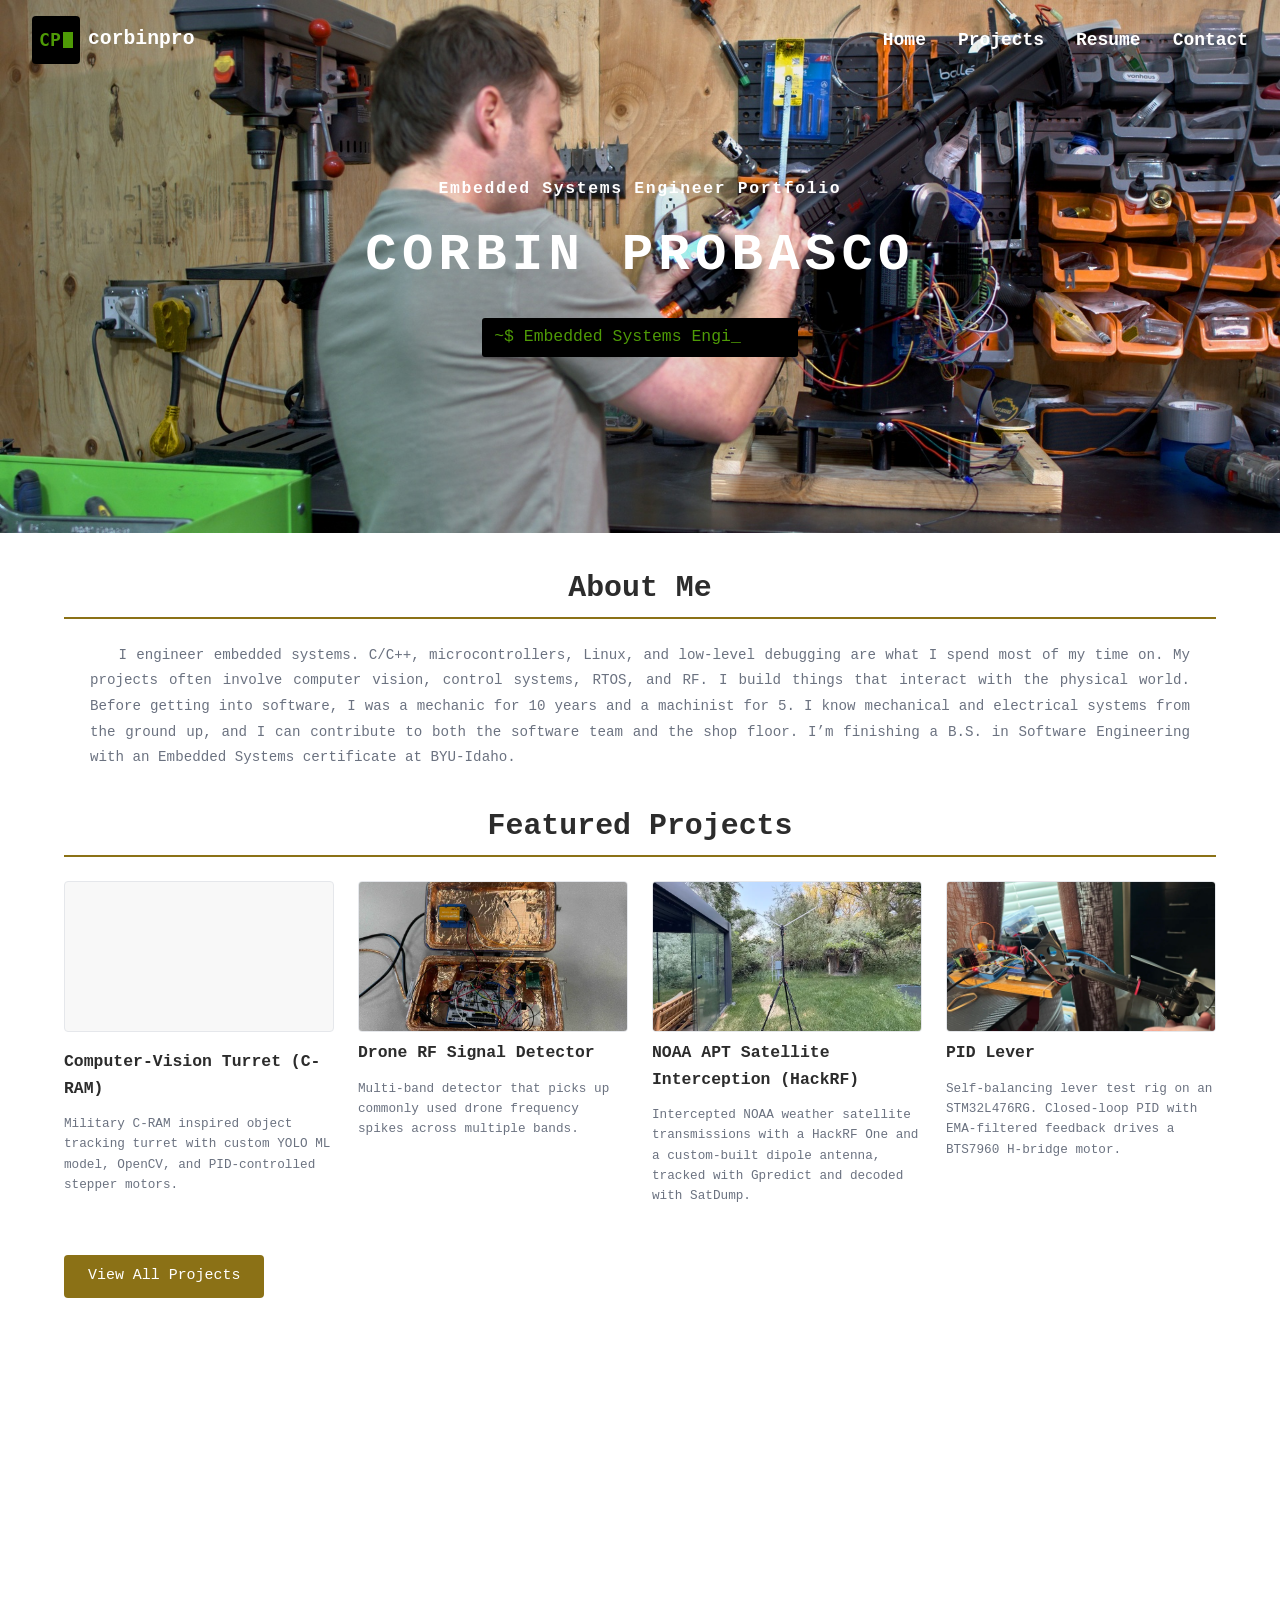
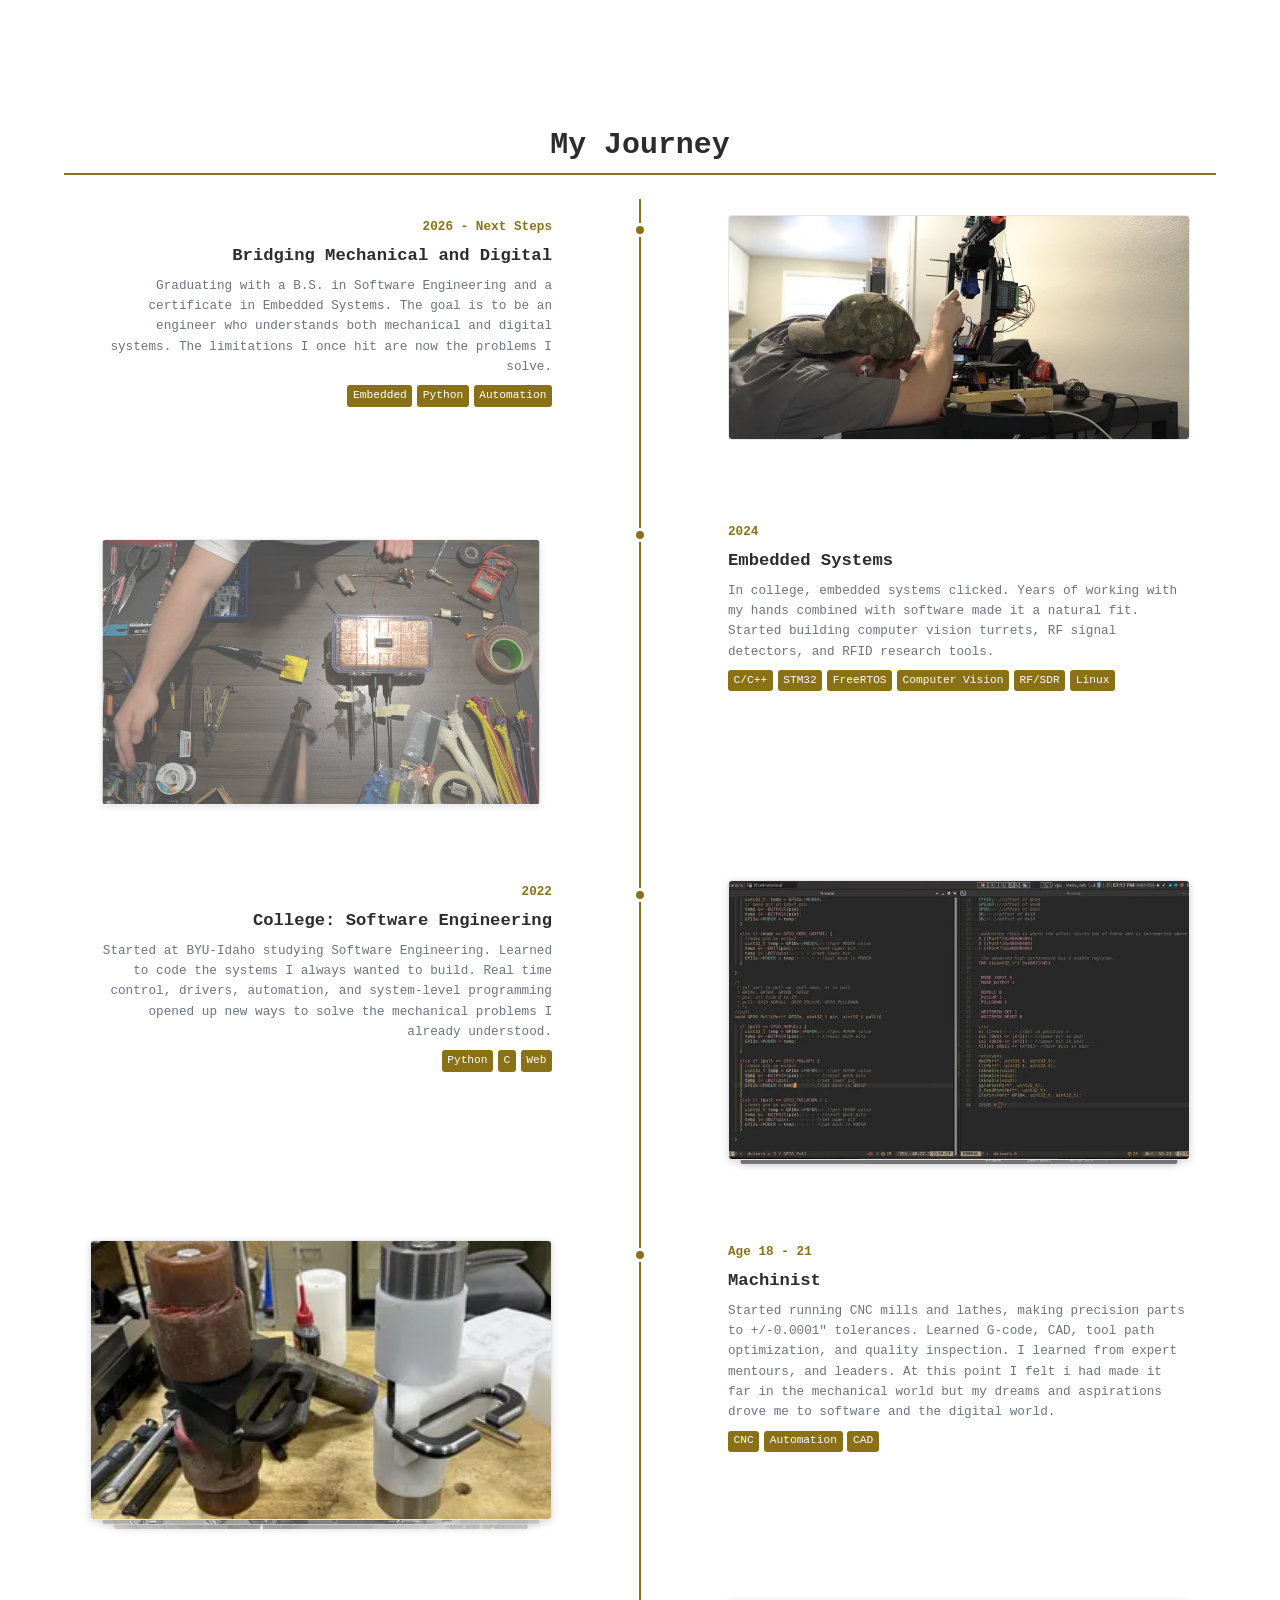
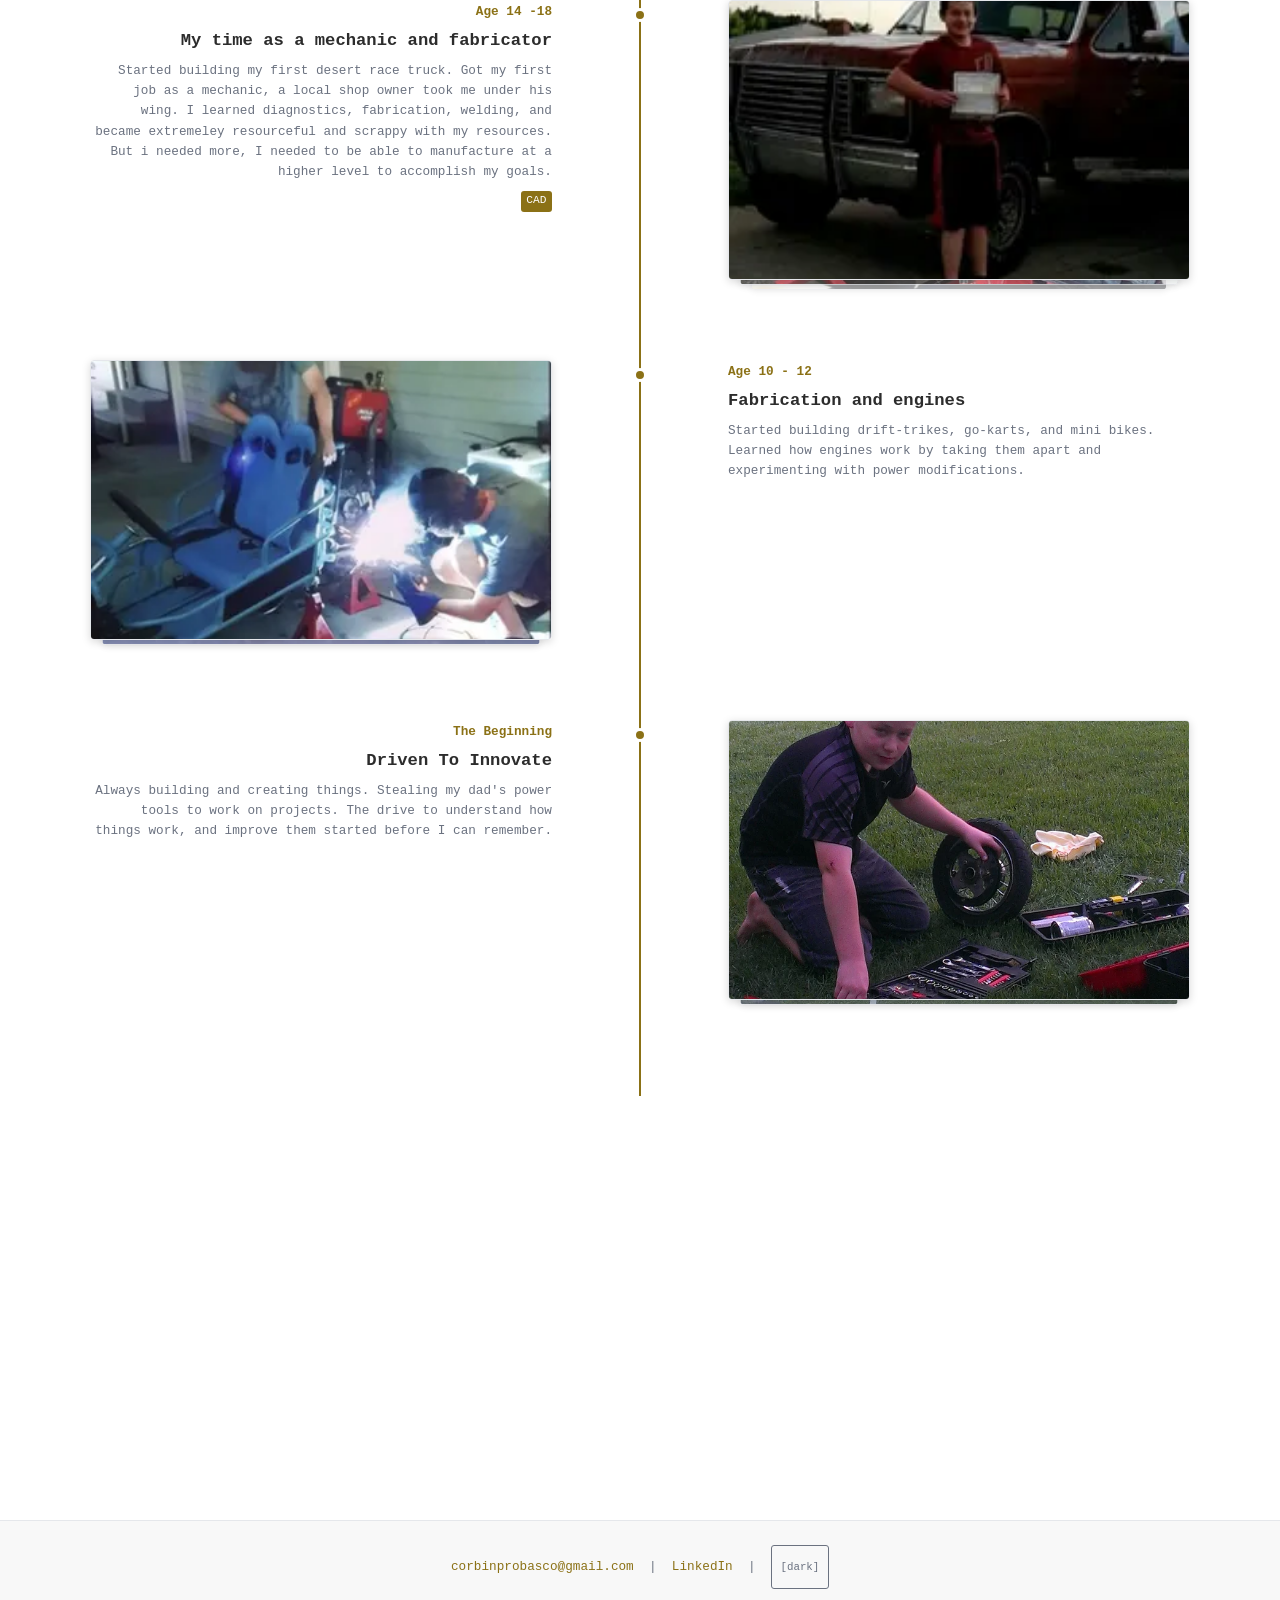
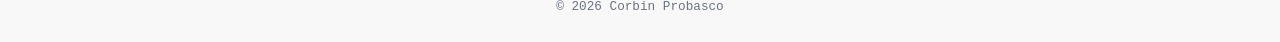
<file: index.html>
<!DOCTYPE html>
<html lang="en">
<head>
    <meta charset="UTF-8">
    <meta name="viewport" content="width=device-width, initial-scale=1.0">
    <title>Corbin Probasco - Embedded Systems Engineer</title>
    <meta name="description" content="Portfolio of Corbin Probasco, embedded systems engineer and software developer. Projects in computer vision, RF signal detection, CNC automation, and more.">
    <link rel="icon" href="images/corbinpro-logo-nav.png" type="image/png">
    <link rel="preconnect" href="https://www.youtube.com">
    <link rel="stylesheet" href="styles.css">
</head>
<body>
    <a href="#main-content" class="skip-link">Skip to content</a>
    <div class="hero-section">
        <img src="images/background.jpg" alt="Corbin Probasco working on electronics in the shop" class="hero-bg" width="1920" height="800">
        <nav class="nav-transparent" aria-label="Main navigation">
            <h1><a href="index.html"><img src="images/corbinpro-logo-nav.png" alt="corbinpro logo" class="nav-logo">corbinpro</a></h1>
            <div class="nav-right">
                <button id="menu-toggle" aria-label="Menu" aria-expanded="false">&#9776;</button>
            </div>
            <ul id="nav-links">
                <li><a href="index.html">Home</a></li>
                <li><a href="projects.html">Projects</a></li>
                <li><a href="resume.html">Resume</a></li>
                <li><a href="contact.html">Contact</a></li>
            </ul>
        </nav>

        <div class="hero">
            <div class="hero-text">
                <p class="hero-label">Embedded Systems Engineer Portfolio</p>
                <h2 class="hero-name">CORBIN PROBASCO</h2>
                <p class="subtitle" id="typed-role" aria-live="polite" aria-label="Role titles">~$ _</p>
            </div>
        </div>
    </div>
    <div class="hero-spacer"></div>

    <div class="content-wrapper">

    <section class="content-section">
    <main id="main-content">
        <h2>About Me</h2>
        <div class="intro">
            <p>
                I engineer embedded systems. C/C++, microcontrollers, Linux, and
                low-level debugging are what I spend most of my time on.
                My projects often involve computer vision, control systems, RTOS, and RF. I
                build things that interact with the physical world.
                Before getting into software, I was a mechanic for 10 years and a machinist for 5. I know
                mechanical and electrical systems from the ground up, and I can contribute to both
                the software team and the shop floor.
                I’m finishing a B.S. in Software Engineering with an Embedded Systems certificate
                at BYU-Idaho.
            </p>
        </div>

        <h2>Featured Projects</h2>
        <div class="projects">
            <div class="project">
                <iframe src="https://www.youtube.com/embed/CiCFE5r0B4Y" title="CV Turret Demo" allowfullscreen loading="lazy"></iframe>
                <h3>Computer-Vision Turret (C-RAM)</h3>
                <p>Military C-RAM inspired object tracking turret with custom YOLO ML model, OpenCV, and PID-controlled stepper motors.</p>
            </div>
            <div class="project">
                <div class="featured-carousel">
                    <img src="images/rf-detector-enclosure-closed-thumb.webp" alt="Copper-shielded RF detector enclosure, closed" class="fc-img active" loading="lazy">
                    <img src="images/rf-detector-enclosure-open-thumb.webp" alt="RF detector enclosure open, showing internals" class="fc-img" loading="lazy">
                </div>
                <h3>Drone RF Signal Detector</h3>
                <p>Multi-band detector that picks up commonly used drone frequency spikes across multiple bands.</p>
            </div>
            <div class="project">
                <div class="featured-carousel">
                    <img src="images/noaa-antenna-closeup-thumb.webp" alt="Custom-built 137 MHz antenna" class="fc-img active" loading="lazy">
                    <img src="images/noaa-antenna-setup-thumb.webp" alt="Antenna set up in the yard" class="fc-img" loading="lazy">
                    <img src="images/noaa-rig-laptop-thumb.webp" alt="HackRF and laptop receiving station" class="fc-img" loading="lazy">
                    <img src="images/noaa-gpredict-tracking-thumb.webp" alt="Gpredict satellite pass tracking" class="fc-img" loading="lazy">
                    <img src="images/noaa-gqrx-waterfall-thumb.webp" alt="GQRX waterfall of the APT signal" class="fc-img" loading="lazy">
                    <img src="images/noaa-apt-decoded-thumb.webp" alt="Decoded NOAA APT satellite image" class="fc-img" loading="lazy">
                </div>
                <h3>NOAA APT Satellite Interception (HackRF)</h3>
                <p>Intercepted NOAA weather satellite transmissions with a HackRF One and a custom-built dipole antenna, tracked with Gpredict and decoded with SatDump.</p>
            </div>
            <div class="project">
                <img src="images/pid-lever.webp" alt="Self-balancing PID lever test rig" loading="lazy">
                <h3>PID Lever</h3>
                <p>Self-balancing lever test rig on an STM32L476RG. Closed-loop PID with EMA-filtered feedback drives a BTS7960 H-bridge motor.</p>
            </div>
        </div>

        <a href="projects.html" class="cta">View All Projects</a>
    </main>
    </section>

    <div class="section-gap"></div>

    <section class="content-section">
    <div class="section-inner">
        <h2>My Journey</h2>
        <div class="timeline" aria-label="Career timeline">
            <div class="timeline-line"></div>

            <div class="timeline-entry right">
                <div class="timeline-dot"></div>
                <div class="timeline-content">
                    <span class="timeline-date">2026 - Next Steps</span>
                    <h3>Bridging Mechanical and Digital</h3>
                    <p>Graduating with a B.S. in Software Engineering and a certificate in Embedded Systems. 
                        The goal is to be an engineer who understands both mechanical and digital systems. 
                        The limitations I once hit are now the problems I solve.</p>
                    <div class="timeline-skills">
                        <a href="projects.html?tag=Embedded" class="tag">Embedded</a>
                        <a href="projects.html?tag=Python" class="tag">Python</a>
                        <a href="projects.html?tag=Automation" class="tag">Automation</a>
                    </div>
                </div>
                <div class="timeline-img">
                    <img src="images/timeline-14.webp" alt="Turret project" width="400" height="225" loading="lazy">
                </div>
            </div>

            <div class="timeline-entry left">
                <div class="timeline-dot"></div>
                <div class="timeline-img">
                    <div class="carousel">
                        <img src="images/timeline-10.webp" alt="Embedded systems project" class="carousel-img" width="300" height="400" loading="lazy">
                        <img src="images/timeline-13.webp" alt="Radar project" class="carousel-img" width="400" height="225" loading="lazy">
                    </div>
                </div>
                <div class="timeline-content">
                    <span class="timeline-date">2024</span>
                    <h3>Embedded Systems</h3>
                    <p>In college, embedded systems clicked. Years of working with my hands combined with software made it a natural fit. 
                        Started building computer vision turrets, RF signal detectors, and RFID research tools.</p>
                    <div class="timeline-skills">
                        <a href="projects.html?tag=C" class="tag">C/C++</a>
                        <a href="projects.html?tag=STM32" class="tag">STM32</a>
                        <a href="projects.html?tag=Embedded" class="tag">FreeRTOS</a>
                        <a href="projects.html?tag=Computer Vision" class="tag">Computer Vision</a>
                        <a href="projects.html?tag=RF" class="tag">RF/SDR</a>
                        <a href="projects.html?tag=Linux" class="tag">Linux</a>
                    </div>
                </div>
            </div>

            <div class="timeline-entry right">
                <div class="timeline-dot"></div>
                <div class="timeline-content">
                    <span class="timeline-date">2022</span>
                    <h3>College: Software Engineering</h3>
                    <p>Started at BYU-Idaho studying Software Engineering. Learned to code the systems I always wanted to build. 
                        Real time control, drivers, automation, and system-level programming opened up new ways 
                        to solve the mechanical problems I already understood.</p>
                    <div class="timeline-skills">
                        <a href="projects.html?tag=Python" class="tag">Python</a>
                        <a href="projects.html?tag=C" class="tag">C</a>
                        <a href="projects.html?tag=Web" class="tag">Web</a>
                    </div>
                </div>
                <div class="timeline-img">
                    <div class="carousel">
                        <img src="images/timeline-11.webp" alt="Driver development" class="carousel-img" width="400" height="225" loading="lazy">
                        <img src="images/timeline-12.webp" alt="Eclipse IDE" class="carousel-img" width="400" height="225" loading="lazy">
                    </div>
                </div>
            </div>

            <div class="timeline-entry left">
                <div class="timeline-dot"></div>
                <div class="timeline-img">
                    <div class="carousel">
                        <img src="images/timeline-09.webp" alt="Reverse engineering in the shop" class="carousel-img" width="300" height="400" loading="lazy">
                        <img src="images/timeline-17.webp" alt="CNC mill" class="carousel-img" width="696" height="800" loading="lazy">
                        <img src="images/timeline-18.webp" alt="CNC lathe" class="carousel-img" width="680" height="800" loading="lazy">
                    </div>
                </div>
                <div class="timeline-content">
                    <span class="timeline-date">Age 18 - 21</span>
                    <h3>Machinist</h3>
                    <p>Started running CNC mills and lathes, making precision parts to +/-0.0001" tolerances. 
                        Learned G-code, CAD, tool path optimization, and quality inspection. I learned from expert mentours, and leaders. 
                        At this point I felt i had made it far in the mechanical world but my dreams and aspirations drove me to 
                        software and the digital world.</p>
                    <div class="timeline-skills">
                        <a href="projects.html?tag=CNC" class="tag">CNC</a>
                        <a href="projects.html?tag=Automation" class="tag">Automation</a>
                        <a href="projects.html?tag=CAD" class="tag">CAD</a>
                    </div>
                </div>
            </div>

            <div class="timeline-entry right">
                <div class="timeline-dot"></div>
                <div class="timeline-content">
                    <span class="timeline-date">Age 14 -18 </span>
                    <h3>My time as a mechanic and fabricator</h3>
                    <p>Started building my first desert race truck. Got my first job as a mechanic, a local shop owner took me under his wing. 
                        I learned diagnostics, fabrication, welding, and became extremeley resourceful and scrappy with my resources. But i needed more, 
                        I needed to be able to manufacture at a higher level to accomplish my goals.</p>
                    <div class="timeline-skills">
                        <a href="projects.html?tag=CAD" class="tag">CAD</a>
                    </div>
                </div>
                <div class="timeline-img">
                    <div class="carousel">
                        <img src="images/timeline-03.webp" alt="First truck" class="carousel-img" width="225" height="400" loading="lazy">
                        <img src="images/timeline-04.webp" alt="Engine work" class="carousel-img" width="400" height="400" loading="lazy">
                        <img src="images/timeline-05.webp" alt="Suspension rebuild" class="carousel-img" width="400" height="300" loading="lazy">
                        <img src="images/timeline-06.webp" alt="Roll cage fabrication" class="carousel-img" width="400" height="300" loading="lazy">
                        <img src="images/timeline-07.webp" alt="Frame work" class="carousel-img" width="400" height="300" loading="lazy">
                        <img src="images/timeline-08.webp" alt="Truck in action" class="carousel-img" width="360" height="202" loading="lazy">
                    </div>
                </div>
            </div>

            <div class="timeline-entry left">
                <div class="timeline-dot"></div>
                <div class="timeline-img">
                    <div class="carousel">
                        <img src="images/timeline-02.webp" alt="Welding at age 13" class="carousel-img" width="341" height="400" loading="lazy">
                        <img src="images/timeline-01.webp" alt="Early building projects" class="carousel-img" width="400" height="299" loading="lazy">
                    </div>
                </div>
                <div class="timeline-content">
                    <span class="timeline-date">Age 10 - 12</span>
                    <h3>Fabrication and engines</h3>
                    <p>Started building drift-trikes, go-karts, and mini bikes. Learned how engines work by taking them apart and experimenting 
                        with power modifications.</p>
                </div>
            </div>

            <div class="timeline-entry right">
                <div class="timeline-dot"></div>
                <div class="timeline-content">
                    <span class="timeline-date">The Beginning</span>
                    <h3>Driven To Innovate</h3>
                    <p>Always building and creating things. Stealing my dad's power tools to work on projects.
                        The drive to understand how things work, and improve them started before I can remember.</p>
                </div>
                <div class="timeline-img">
                    <div class="carousel">
                        <img src="images/timeline-15.webp" alt="Toolkit" class="carousel-img" width="749" height="800" loading="lazy">
                        <img src="images/timeline-16.webp" alt="Go-kart" class="carousel-img" width="800" height="515" loading="lazy">
                    </div>
                </div>
            </div>

        </div>
    </div>
    </section>

    <div class="section-gap"></div>

    <section class="content-section">
    <footer role="contentinfo">
        <a href="mailto:corbinprobasco@gmail.com">corbinprobasco@gmail.com</a> &nbsp;|&nbsp;
        <a href="https://www.linkedin.com/in/corbin-probasco" target="_blank" rel="noopener">LinkedIn</a> &nbsp;|&nbsp;
        <button id="theme-toggle" aria-label="Toggle dark mode">[dark]</button>
        <p style="margin-top: 0.5rem;">&copy; 2026 Corbin Probasco</p>
    </footer>
    </section>
    </div>

    <div class="lightbox" id="lightbox" role="dialog" aria-label="Image viewer">
        <img id="lightbox-img" alt="">
        <button class="lightbox-close" id="lightbox-close" aria-label="Close">&times;</button>
    </div>

    <script src="scripts.js"></script>
</body>
</html>
</file>
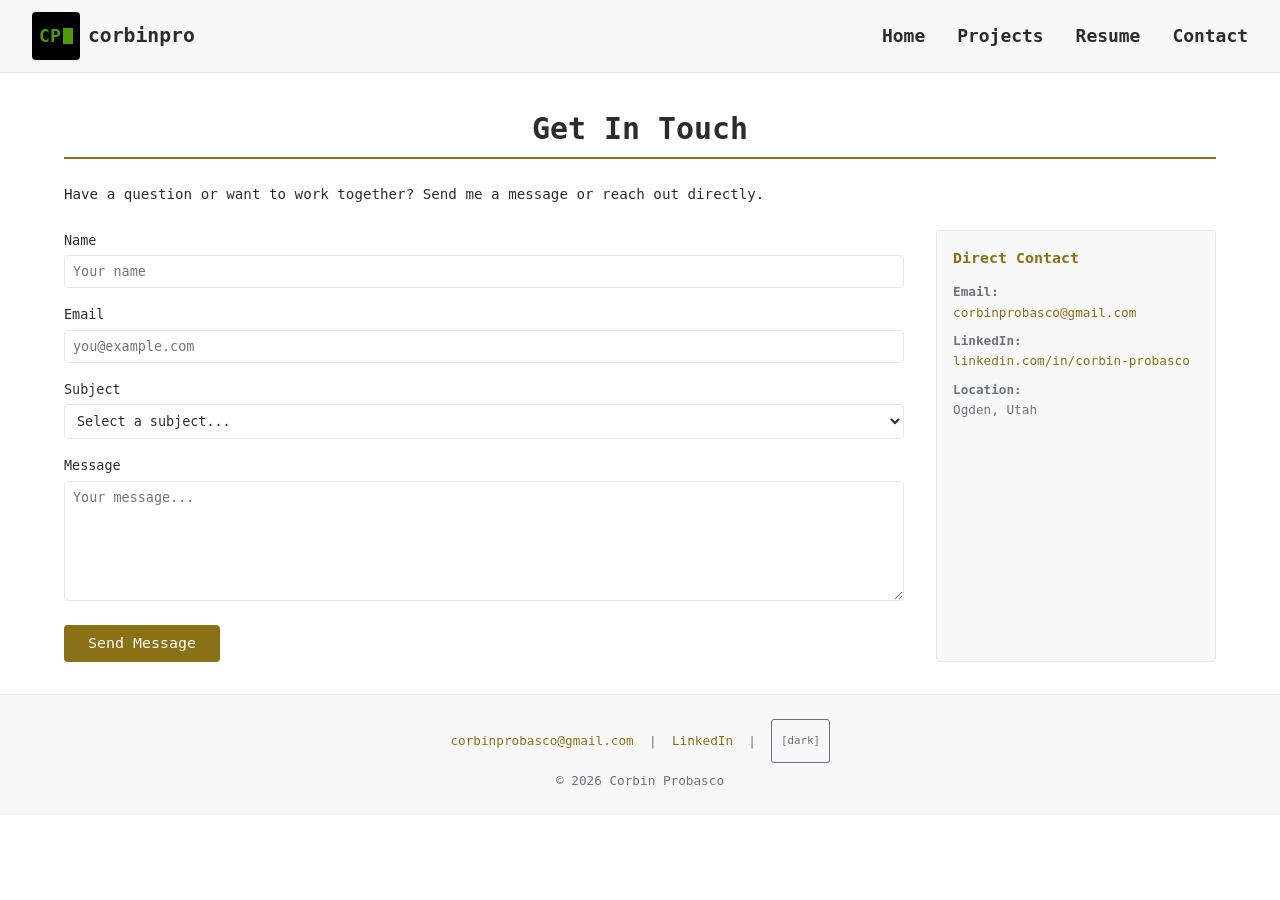
<file: contact.html>
<!DOCTYPE html>
<html lang="en">
<head>
    <meta charset="UTF-8">
    <meta name="viewport" content="width=device-width, initial-scale=1.0">
    <title>Contact - Corbin Probasco</title>
    <meta name="description" content="Get in touch with Corbin Probasco for job opportunities, project collaboration, or general inquiries.">
    <link rel="icon" href="images/corbinpro-logo-nav.png" type="image/png">
    <link rel="stylesheet" href="styles.css">
</head>
<body>
    <a href="#main-content" class="skip-link">Skip to content</a>
    <nav class="nav-standard" aria-label="Main navigation">
        <h1><a href="index.html"><img src="images/corbinpro-logo-nav.png" alt="corbinpro logo" class="nav-logo">corbinpro</a></h1>
        <div class="nav-right">
            <button id="menu-toggle" aria-label="Menu" aria-expanded="false">&#9776;</button>
        </div>
        <ul id="nav-links">
            <li><a href="index.html">Home</a></li>
            <li><a href="projects.html">Projects</a></li>
            <li><a href="resume.html">Resume</a></li>
            <li><a href="contact.html">Contact</a></li>
        </ul>
    </nav>

    <main id="main-content">
        <h2>Get In Touch</h2>
        <p class="contact-intro">Have a question or want to work together? Send me a message or reach out directly.</p>

        <div class="contact-layout">
            <div class="contact-sidebar">
                <h3>Direct Contact</h3>
                <p><strong>Email:</strong><br><a href="mailto:corbinprobasco@gmail.com">corbinprobasco@gmail.com</a></p>
                <p><strong>LinkedIn:</strong><br><a href="https://www.linkedin.com/in/corbin-probasco" target="_blank" rel="noopener">linkedin.com/in/corbin-probasco</a></p>
                <p><strong>Location:</strong><br>Ogden, Utah</p>
            </div>

            <form class="contact-form" id="contact-form" action="https://formspree.io/f/mqegdjbv" method="POST" novalidate>
                <input type="text" name="_gotcha" style="display:none" tabindex="-1" autocomplete="off">
                <label for="name">Name</label>
                <input type="text" id="name" name="name" required minlength="2" placeholder="Your name">
                <p class="error-msg" id="name-error">Please enter your name (at least 2 characters).</p>

                <label for="email">Email</label>
                <input type="email" id="email" name="email" required placeholder="you@example.com">
                <p class="error-msg" id="email-error">Please enter a valid email address.</p>

                <label for="subject">Subject</label>
                <select id="subject" name="subject" required>
                    <option value="">Select a subject...</option>
                    <option value="general">General Inquiry</option>
                    <option value="job">Job Opportunity</option>
                    <option value="collab">Project Collaboration</option>
                    <option value="other">Other</option>
                </select>
                <p class="error-msg" id="subject-error">Please select a subject.</p>

                <label for="message">Message</label>
                <textarea id="message" name="message" required minlength="10" placeholder="Your message..."></textarea>
                <p class="error-msg" id="message-error">Please enter a message (at least 10 characters).</p>

                <button type="submit" class="submit-btn">Send Message</button>
            </form>
        </div>
    </main>

    <footer role="contentinfo">
        <a href="mailto:corbinprobasco@gmail.com">corbinprobasco@gmail.com</a> &nbsp;|&nbsp;
        <a href="https://www.linkedin.com/in/corbin-probasco" target="_blank" rel="noopener">LinkedIn</a> &nbsp;|&nbsp;
        <button id="theme-toggle" aria-label="Toggle dark mode">[dark]</button>
        <p style="margin-top: 0.5rem;">&copy; 2026 Corbin Probasco</p>
    </footer>

    <script src="scripts.js"></script>
    <script src="contact.js"></script>
</body>
</html>
</file>
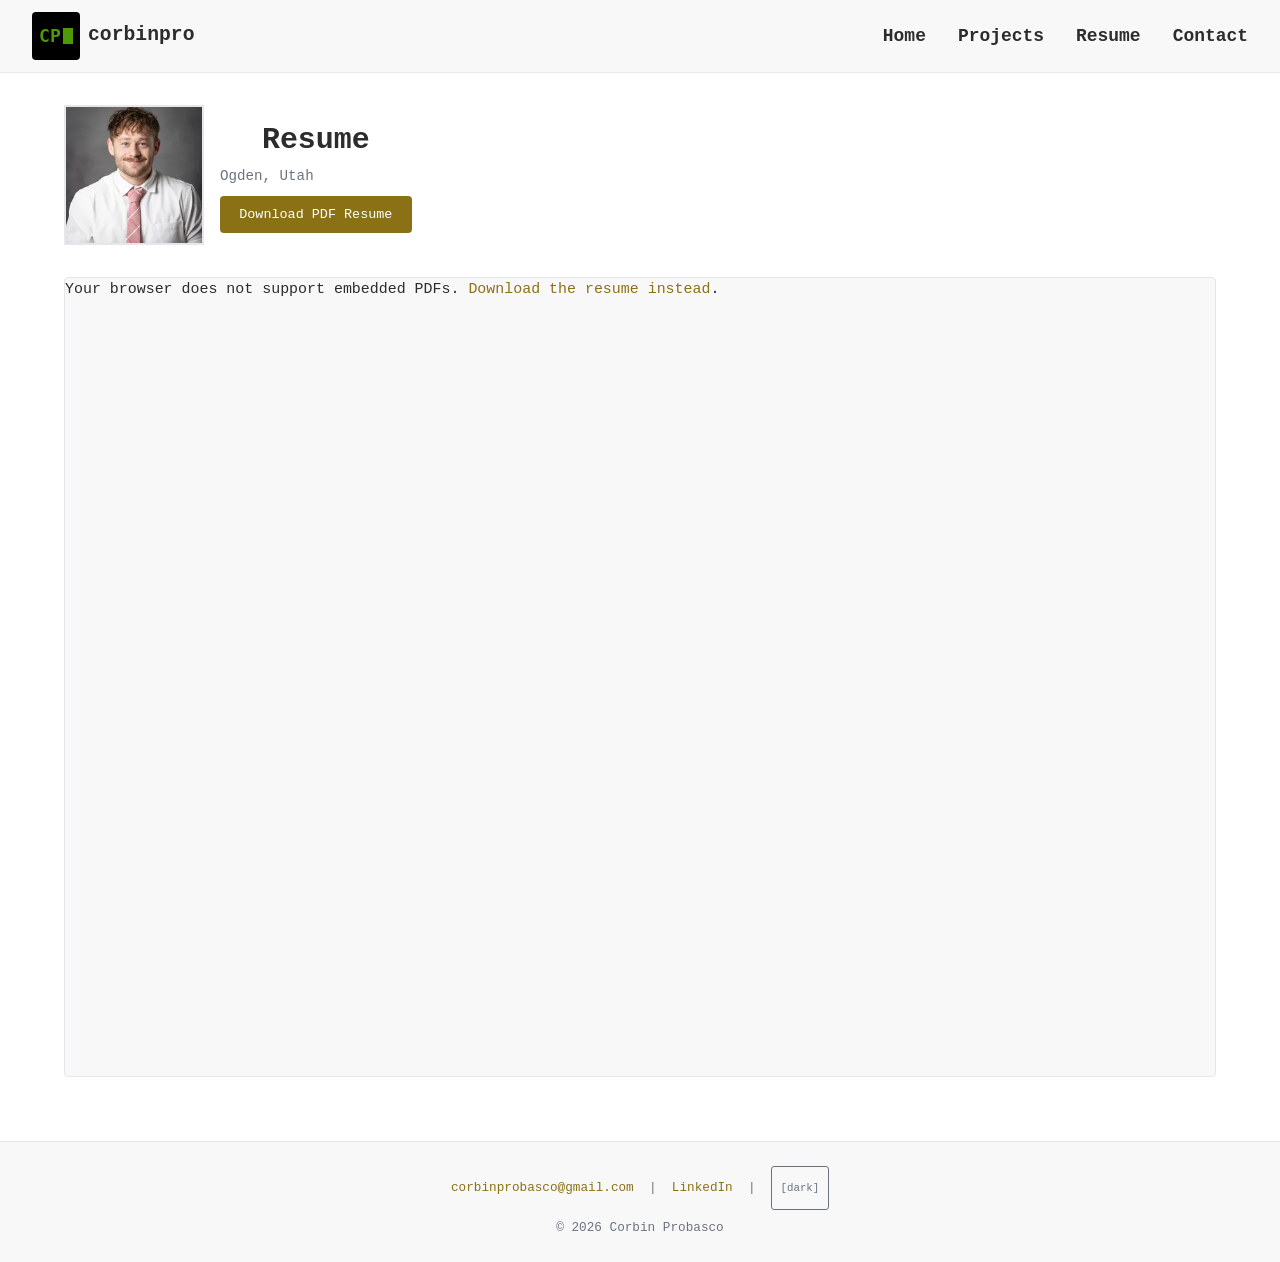
<file: resume.html>
<!DOCTYPE html>
<html lang="en">
<head>
    <meta charset="UTF-8">
    <meta name="viewport" content="width=device-width, initial-scale=1.0">
    <title>Resume - Corbin Probasco</title>
    <meta name="description" content="Resume of Corbin Probasco. Software Engineering student at BYU-Idaho with embedded systems certification. Experience in CNC machining and software development.">
    <link rel="icon" href="images/corbinpro-logo-nav.png" type="image/png">
    <link rel="stylesheet" href="styles.css">
</head>
<body>
    <a href="#main-content" class="skip-link">Skip to content</a>
    <nav class="nav-standard" aria-label="Main navigation">
        <h1><a href="index.html"><img src="images/corbinpro-logo-nav.png" alt="corbinpro logo" class="nav-logo">corbinpro</a></h1>
        <div class="nav-right">
            <button id="menu-toggle" aria-label="Menu" aria-expanded="false">&#9776;</button>
        </div>
        <ul id="nav-links">
            <li><a href="index.html">Home</a></li>
            <li><a href="projects.html">Projects</a></li>
            <li><a href="resume.html">Resume</a></li>
            <li><a href="contact.html">Contact</a></li>
        </ul>
    </nav>

    <main id="main-content">
        <div class="resume-header">
            <img src="images/headshot-small.webp" alt="Corbin Probasco headshot" class="headshot" width="214" height="300">
            <div>
                <h2 style="border: none; margin: 0; padding: 0;">Resume</h2>
                <p class="location">Ogden, Utah</p>
                <a href="docs/CorbinProbascoResume.pdf" class="download-btn" download>Download PDF Resume</a>
            </div>
        </div>

        <div class="resume-section">
            <object data="docs/CorbinProbascoResume.pdf" type="application/pdf" class="pdf-embed" aria-label="Resume PDF">
                <p>Your browser does not support embedded PDFs.
                    <a href="docs/CorbinProbascoResume.pdf">Download the resume instead</a>.
                </p>
            </object>
        </div>
    </main>

    <footer role="contentinfo">
        <a href="mailto:corbinprobasco@gmail.com">corbinprobasco@gmail.com</a> &nbsp;|&nbsp;
        <a href="https://www.linkedin.com/in/corbin-probasco" target="_blank" rel="noopener">LinkedIn</a> &nbsp;|&nbsp;
        <button id="theme-toggle" aria-label="Toggle dark mode">[dark]</button>
        <p style="margin-top: 0.5rem;">&copy; 2026 Corbin Probasco</p>
    </footer>

    <script src="scripts.js"></script>
</body>
</html>
</file>
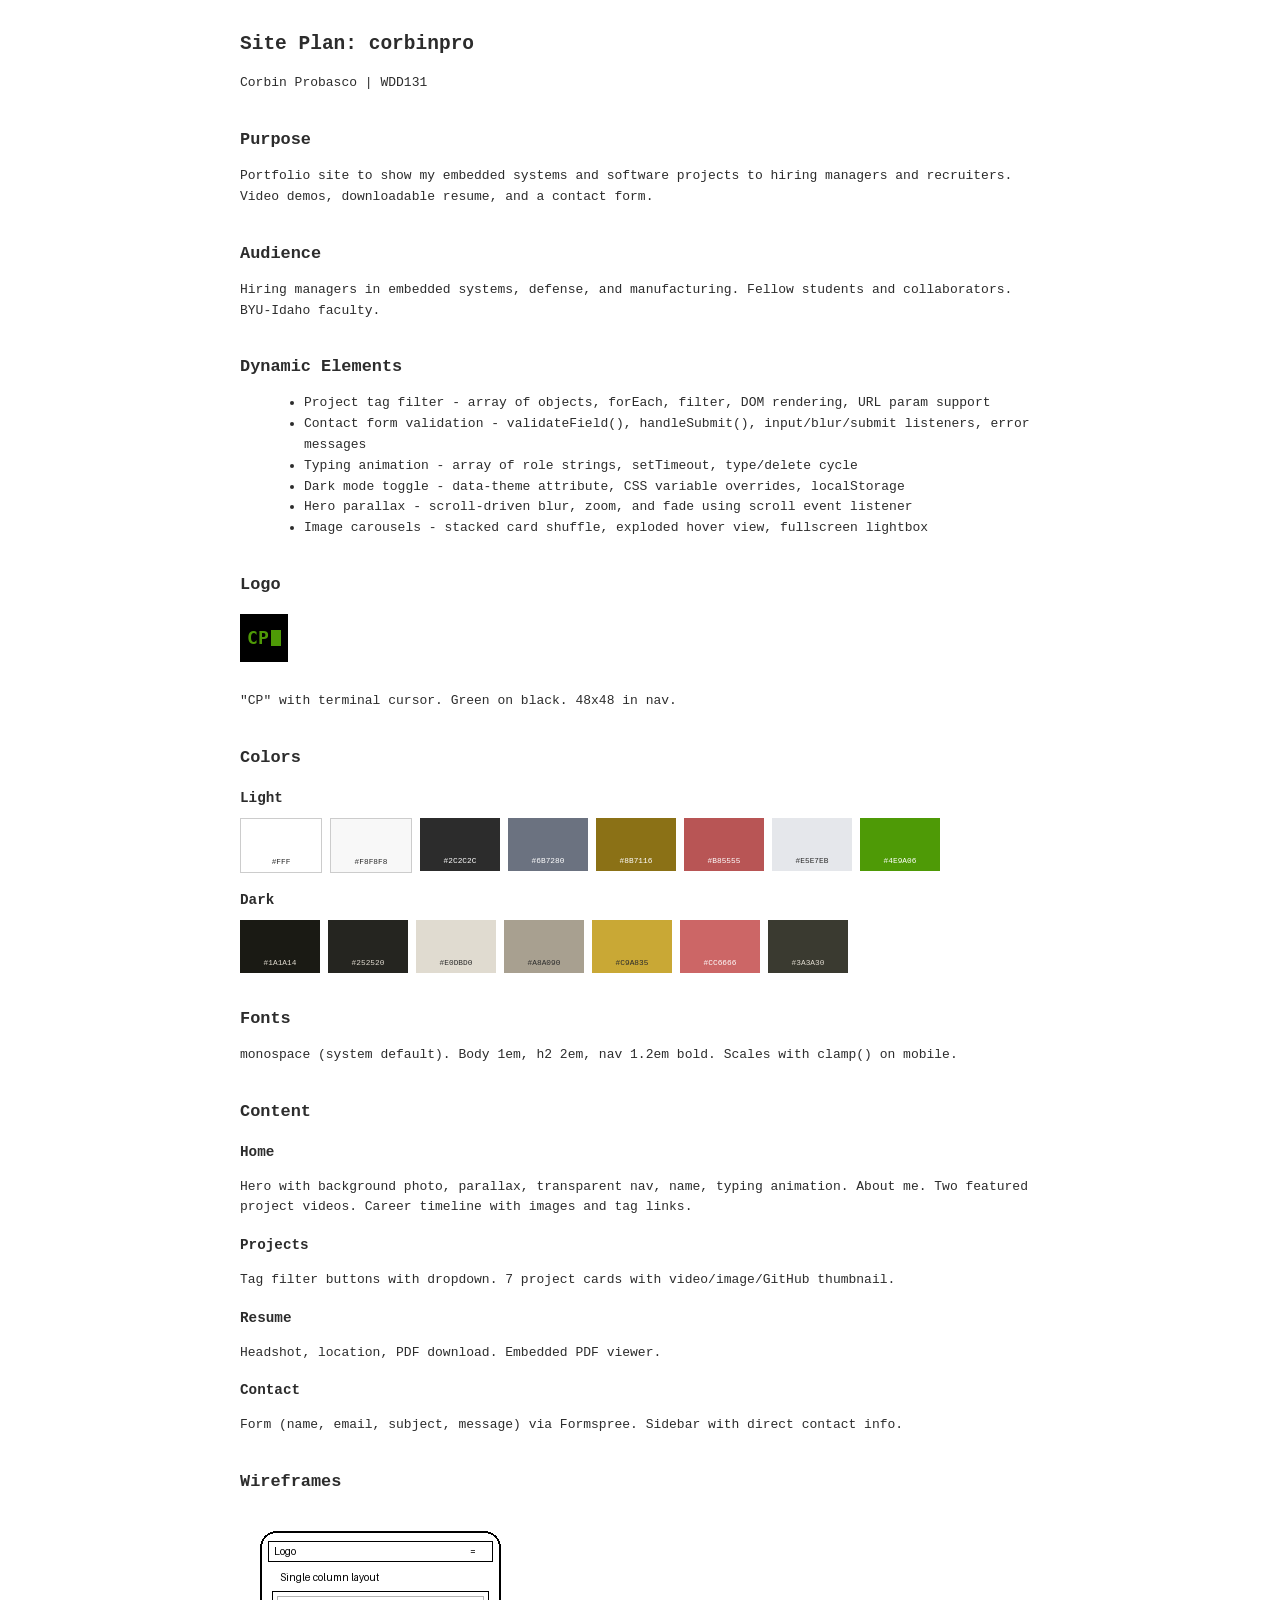
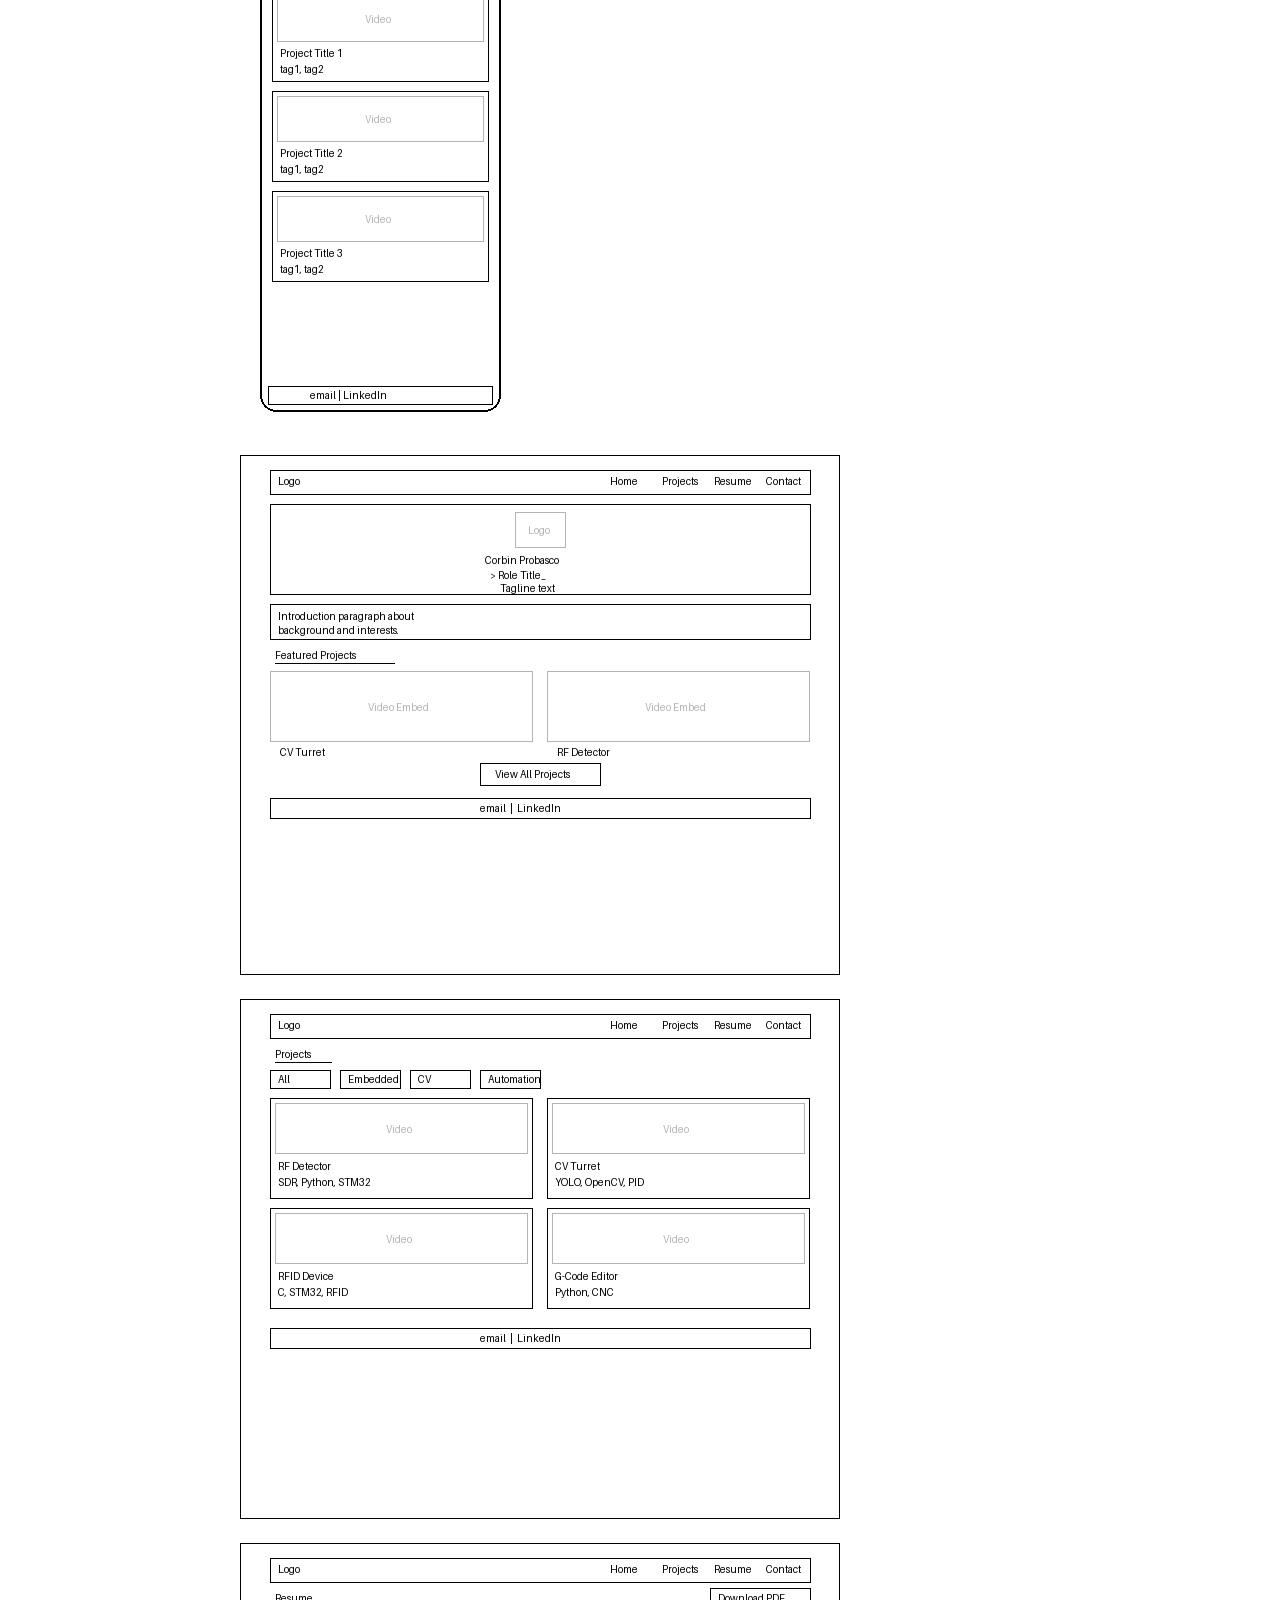
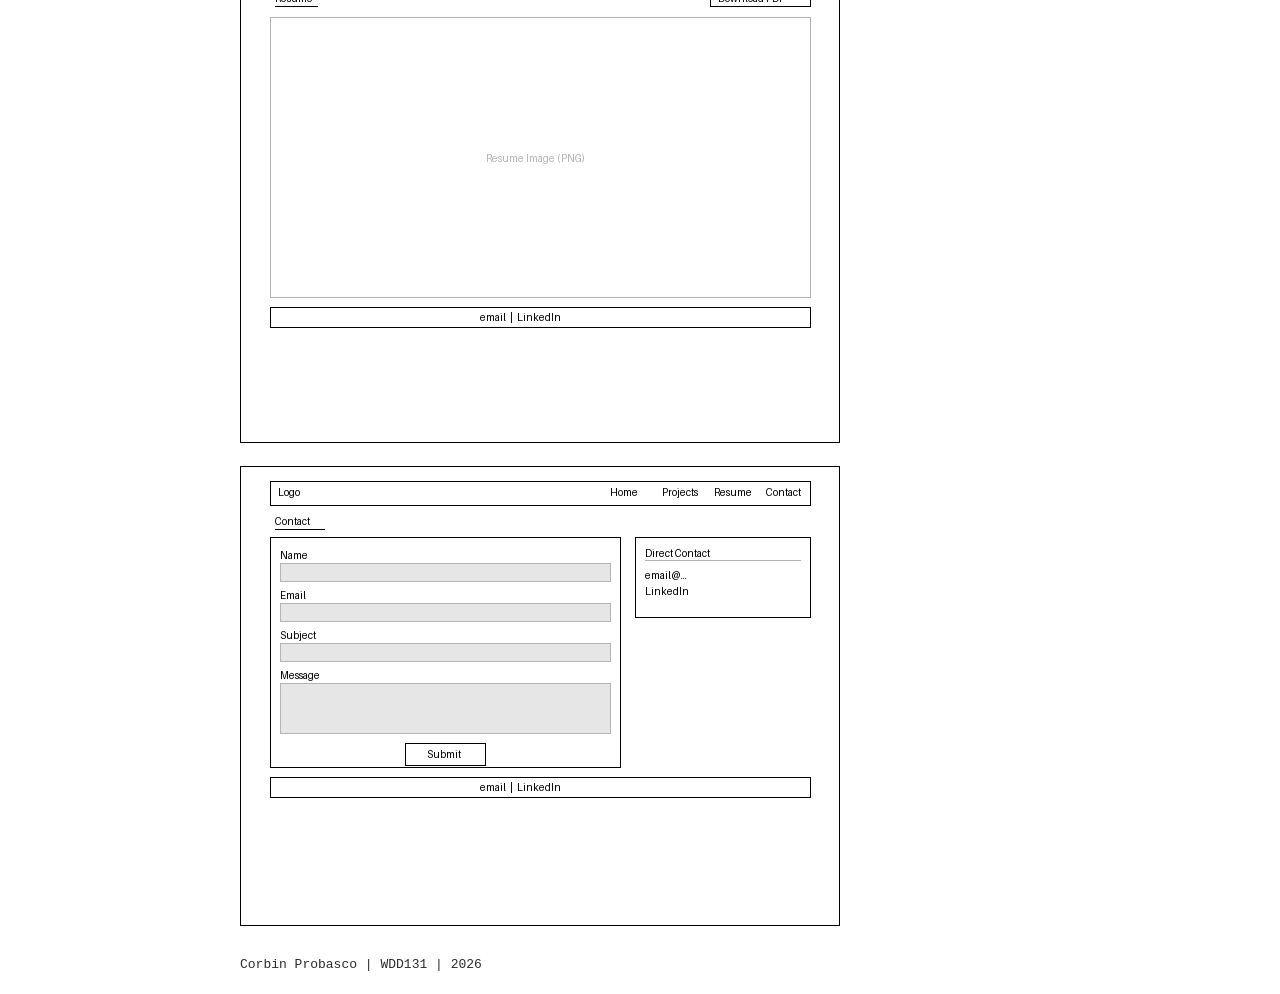
<file: plan/site-plan.html>
<!DOCTYPE html>
<html lang="en">
<head>
    <meta charset="UTF-8">
    <meta name="viewport" content="width=device-width, initial-scale=1.0">
    <title>Site Plan - corbinpro</title>
    <link rel="stylesheet" href="site-plan.css">
</head>
<body>

<h1>Site Plan: corbinpro</h1>
<p>Corbin Probasco | WDD131</p>

<h2>Purpose</h2>
<p>Portfolio site to show my embedded systems and software projects to hiring managers and recruiters. Video demos, downloadable resume, and a contact form.</p>

<h2>Audience</h2>
<p>Hiring managers in embedded systems, defense, and manufacturing. Fellow students and collaborators. BYU-Idaho faculty.</p>

<h2>Dynamic Elements</h2>
<ul>
    <li>Project tag filter - array of objects, forEach, filter, DOM rendering, URL param support</li>
    <li>Contact form validation - validateField(), handleSubmit(), input/blur/submit listeners, error messages</li>
    <li>Typing animation - array of role strings, setTimeout, type/delete cycle</li>
    <li>Dark mode toggle - data-theme attribute, CSS variable overrides, localStorage</li>
    <li>Hero parallax - scroll-driven blur, zoom, and fade using scroll event listener</li>
    <li>Image carousels - stacked card shuffle, exploded hover view, fullscreen lightbox</li>
</ul>

<h2>Logo</h2>
<img src="../images/corbinpro-logo-nav.png" alt="CP logo" style="width:48px;">
<p>"CP" with terminal cursor. Green on black. 48x48 in nav.</p>

<h2>Colors</h2>
<h3>Light</h3>
<div class="color-palette">
    <div class="color-swatch" style="background:#FFFFFF; border:1px solid #ccc;">#FFF</div>
    <div class="color-swatch" style="background:#F8F8F8; border:1px solid #ccc;">#F8F8F8</div>
    <div class="color-swatch" style="background:#2C2C2C; color:#FFF;">#2C2C2C</div>
    <div class="color-swatch" style="background:#6B7280; color:#FFF;">#6B7280</div>
    <div class="color-swatch" style="background:#8B7116; color:#FFF;">#8B7116</div>
    <div class="color-swatch" style="background:#B85555; color:#FFF;">#B85555</div>
    <div class="color-swatch" style="background:#E5E7EB;">#E5E7EB</div>
    <div class="color-swatch" style="background:#4E9A06; color:#FFF;">#4E9A06</div>
</div>
<h3>Dark</h3>
<div class="color-palette">
    <div class="color-swatch" style="background:#1A1A14; color:#E0DBD0;">#1A1A14</div>
    <div class="color-swatch" style="background:#252520; color:#E0DBD0;">#252520</div>
    <div class="color-swatch" style="background:#E0DBD0;">#E0DBD0</div>
    <div class="color-swatch" style="background:#A8A090;">#A8A090</div>
    <div class="color-swatch" style="background:#C9A835;">#C9A835</div>
    <div class="color-swatch" style="background:#CC6666; color:#FFF;">#CC6666</div>
    <div class="color-swatch" style="background:#3A3A30; color:#E0DBD0;">#3A3A30</div>
</div>

<h2>Fonts</h2>
<p>monospace (system default). Body 1em, h2 2em, nav 1.2em bold. Scales with clamp() on mobile.</p>

<h2>Content</h2>
<h3>Home</h3>
<p>Hero with background photo, parallax, transparent nav, name, typing animation. About me. Two featured project videos. Career timeline with images and tag links.</p>
<h3>Projects</h3>
<p>Tag filter buttons with dropdown. 7 project cards with video/image/GitHub thumbnail.</p>
<h3>Resume</h3>
<p>Headshot, location, PDF download. Embedded PDF viewer.</p>
<h3>Contact</h3>
<p>Form (name, email, subject, message) via Formspree. Sidebar with direct contact info.</p>

<h2>Wireframes</h2>
<img src="../images/mobile.png" alt="Mobile wireframe">
<img src="../images/home.png" alt="Home wireframe">
<img src="../images/projects.png" alt="Projects wireframe">
<img src="../images/resume.png" alt="Resume wireframe">
<img src="../images/contact.png" alt="Contact wireframe">

<footer>
    <p>Corbin Probasco | WDD131 | 2026</p>
</footer>

</body>
</html>
</file>
<file: styles.css>
/* === RESET === */
* { margin: 0; padding: 0; box-sizing: border-box; }

/* === COLORS === */
:root {
    --bg: #FFFFFF;
    --bg2: #F8F8F8;
    --text: #2C2C2C;
    --text2: #6B7280;
    --accent: #8B7116;
    --accent2: #B85555;
    --border: #E5E7EB;
    --green: #4E9A06;
}

[data-theme="dark"] {
    --bg: #1A1A14;
    --bg2: #252520;
    --text: #E0DBD0;
    --text2: #A8A090;
    --accent: #C9A835;
    --accent2: #CC6666;
    --border: #3A3A30;
}

/* === BASE === */
body {
    font-family: monospace;
    background: var(--bg);
    color: var(--text);
    line-height: 1.6;
}

a { color: var(--accent); text-decoration: none; }
a:hover { color: var(--accent2); }

/* Skip link for keyboard users */
.skip-link {
    position: absolute;
    top: -100px;
    left: 0;
    background: var(--accent);
    color: #FFFFFF;
    padding: 0.5rem 1rem;
    z-index: 200;
    font-size: 0.9em;
}

.skip-link:focus { top: 0; }

/* Focus outlines for keyboard navigation */
a:focus-visible,
button:focus-visible,
input:focus-visible,
select:focus-visible,
textarea:focus-visible {
    outline: 2px solid var(--accent);
    outline-offset: 2px;
}

h2 {
    font-size: 2em;
    border-bottom: 2px solid var(--accent);
    padding-bottom: 0.25rem;
    margin-bottom: 1.5rem;
    text-align: center;
}

h3 { font-size: 1.25em; margin-bottom: 0.75rem; }

/* === HERO SECTION === */
.hero-section {
    position: fixed;
    top: 0;
    left: 0;
    right: 0;
    bottom: 0;
    z-index: 0;
}

.hero-bg {
    width: 100%;
    height: auto;
    display: block;
    transform-origin: top center;
    position: absolute;
    top: 0;
    left: 0;
}

.hero {
    position: absolute;
    top: 0;
    left: 0;
    right: 0;
    height: auto;
    z-index: 1;
    display: flex;
    align-items: center;
    justify-content: center;
    text-align: center;
    padding: 3rem 1rem;
}

/* JS sets .hero height to match the image */

.hero-text {
    display: flex;
    flex-direction: column;
    align-items: center;
    gap: 0.5rem;
}

.hero-label {
    color: #FFFFFF;
    font-size: clamp(0.6em, 2.5vw, 0.85em);
    letter-spacing: 0.1em;
    font-weight: bold;
}

.hero-name {
    color: #FFFFFF;
    font-size: clamp(1.2em, 5vw, 2em);
    font-weight: bold;
    letter-spacing: 0.1em;
    border: none;
    padding: 0;
    margin: 0.25rem 0;
}

.hero .subtitle {
    color: var(--green);
    font-size: clamp(0.8em, 2.5vw, 1.1em);
    min-height: 1.5em;
    margin-top: 0.5rem;
    background: #000;
    padding: 0.4rem 0.75rem;
    border-radius: 3px;
    text-align: left;
    width: 32ch;
    max-width: 90vw;
    display: inline-block;
}

/* === NAV SHARED === */
.nav-transparent,
.nav-standard {
    display: flex;
    justify-content: space-between;
    align-items: center;
    padding: 0.75rem 1rem;
    position: relative;
}

.nav-transparent h1,
.nav-standard h1 {
    display: flex;
    align-items: center;
    margin: 0;
    font-size: 1.1em;
}

.nav-transparent h1 a,
.nav-standard h1 a {
    display: flex;
    align-items: center;
    text-decoration: none;
}

.nav-logo {
    height: 48px;
    width: 48px;
    object-fit: contain;
    border-radius: 4px;
    margin-right: 0.5rem;
}

#menu-toggle {
    display: block;
    background: none;
    border: none;
    font-size: 1.5em;
    cursor: pointer;
}

#nav-links {
    display: none;
    flex-direction: column;
    list-style: none;
    gap: 0.25rem;
}

#nav-links.open { display: flex; }

.nav-right { display: flex; align-items: center; gap: 0.75rem; }

/* Nav transparent (home) */
.nav-transparent {
    position: fixed;
    top: 0; left: 0; right: 0;
    z-index: 50;
    background: transparent;
}

.nav-transparent h1 a,
.nav-transparent a { color: #FFFFFF; font-size: 1.2em; font-weight: bold; }
.nav-transparent h1 a:hover,
.nav-transparent a:hover { color: var(--accent); }
.nav-transparent #menu-toggle { color: #FFFFFF; }

/* Nav standard (other pages) */
.nav-standard {
    background: var(--bg2);
    border-bottom: 1px solid var(--border);
}

.nav-standard h1 a,
.nav-standard a { color: var(--text); font-size: 1.2em; font-weight: bold; }
.nav-standard h1 a:hover,
.nav-standard a:hover { color: var(--accent); }
.nav-standard #menu-toggle { color: var(--text); }

/* === CONTENT WRAPPER === */
.content-wrapper {
    position: relative;
    z-index: 1;
}

.content-section { background: var(--bg); }

.section-gap { height: 40vh; background: transparent; }

.section-inner { padding: 1.5rem 1rem; }

main { padding: 4rem 1rem; }

/* === INTRO === */
.intro { margin: 0 auto 2rem; max-width: 700px; }

.intro p {
    font-size: 0.95em;
    text-align: justify;
    text-indent: 2em;
    line-height: 1.8;
    color: var(--text2);
    margin-bottom: 0.75rem;
}

/* === FEATURED PROJECTS === */
.projects {
    display: flex;
    flex-direction: row;
    gap: 1.5rem;
    margin-bottom: 2rem;
    overflow-x: auto;
    padding-bottom: 0.5rem;
    scroll-snap-type: x proximity;
    -webkit-overflow-scrolling: touch;
}

.project {
    flex: 0 0 82%;
    max-width: 360px;
    scroll-snap-align: start;
}

.project iframe {
    width: 100%;
    aspect-ratio: 16 / 9;
    border: 1px solid var(--border);
    border-radius: 4px;
    background: var(--bg2);
}

.project img {
    width: 100%;
    aspect-ratio: 16 / 9;
    object-fit: cover;
    border: 1px solid var(--border);
    border-radius: 4px;
    display: block;
}

.featured-carousel {
    position: relative;
    width: 100%;
    aspect-ratio: 16 / 9;
    border: 1px solid var(--border);
    border-radius: 4px;
    overflow: hidden;
}

.featured-carousel .fc-img {
    position: absolute;
    inset: 0;
    width: 100%;
    height: 100%;
    object-fit: cover;
    border: none;
    border-radius: 0;
    opacity: 0;
    transition: opacity 0.4s ease;
}

.featured-carousel .fc-img.active { opacity: 1; }

.project h3 { margin-top: 0.5rem; font-size: 1.1em; }
.project p { color: var(--text2); font-size: 0.85em; }

/* === BUTTONS === */
.cta, .download-btn, .submit-btn {
    display: inline-block;
    background: var(--accent);
    color: #FFFFFF;
    padding: 0.6rem 1.5rem;
    border-radius: 4px;
    font-family: monospace;
    font-size: 1em;
    border: none;
    cursor: pointer;
}

.cta { margin-top: 1rem; }
.download-btn { padding: 0.5rem 1.2rem; font-size: 0.9em; margin-top: 0.5rem; }

.cta:hover, .download-btn:hover, .submit-btn:hover {
    background: var(--accent2);
    color: #FFFFFF;
}

/* === TAGS === */
.tags, .timeline-skills {
    display: flex;
    flex-wrap: wrap;
    gap: 0.3rem;
    margin-top: 0.4rem;
}

.tag {
    background: var(--accent);
    color: #FFFFFF;
    font-size: 0.75em;
    padding: 0.15em 0.5em;
    border-radius: 3px;
    text-decoration: none;
    display: inline-block;
}

a.tag:hover { background: var(--accent2); color: #FFFFFF; }

/* === FILTER BUTTONS === */
.filter-buttons {
    display: flex;
    flex-direction: column;
    gap: 0.5rem;
    margin-bottom: 2rem;
}

.filter-btn, .filter-select {
    background: none;
    border: 1px solid var(--border);
    color: var(--text);
    font-family: monospace;
    font-size: 1em;
    padding: 0.5rem 1rem;
    cursor: pointer;
    border-radius: 3px;
    text-align: left;
}

.filter-select { background: var(--bg); }
.filter-btn:hover { border-color: var(--accent); color: var(--accent); }
.filter-btn.active { background: var(--accent); border-color: var(--accent); color: #FFFFFF; }

/* === PROJECT GRID === */
.project-grid {
    display: grid;
    grid-template-columns: 1fr;
    gap: 1.5rem;
    margin-bottom: 2rem;
}

.project-card {
    border: 1px solid var(--border);
    border-radius: 4px;
    padding: 1rem;
    background: var(--bg2);
}

.project-card iframe {
    width: 100%;
    aspect-ratio: 16 / 9;
    border: 1px solid var(--border);
    border-radius: 4px;
    background: var(--bg);
}

.project-img {
    width: 100%;
    border-radius: 4px;
    border: 1px solid var(--border);
    display: block;
}

.photo-strip {
    display: grid;
    grid-template-columns: repeat(3, 1fr);
    grid-template-rows: repeat(2, 1fr);
    gap: 0.5rem;
}

.photo-strip img {
    width: 100%;
    height: 180px;
    object-fit: cover;
    border-radius: 4px;
    border: 1px solid var(--border);
    display: block;
}

.photo-strip.count-2 {
    grid-template-columns: repeat(2, 1fr);
    grid-template-rows: 1fr;
}

.photo-strip.count-2 img { height: 260px; }

@media (max-width: 600px) {
    .photo-strip {
        grid-template-columns: repeat(2, 1fr);
        grid-template-rows: repeat(3, 1fr);
    }
    .photo-strip img { height: 130px; }

    .photo-strip.count-2 { grid-template-rows: 1fr; }
    .photo-strip.count-2 img { height: 180px; }
}

.project-card h3 { margin-top: 0.5rem; font-size: 1.1em; }
.project-card p { color: var(--text2); font-size: 0.85em; margin: 0.3rem 0; }

.repo-card {
    display: block;
    border: 1px solid var(--border);
    border-radius: 4px;
    margin-top: 0.5rem;
    overflow: hidden;
}

.repo-card:hover { border-color: var(--accent); }

.repo-og { width: 100%; display: block; }

/* === TIMELINE === */
.timeline {
    position: relative;
    max-width: 900px;
    margin: 0 auto 2rem;
    padding: 1rem 0;
}

.timeline-line {
    position: absolute;
    left: 50%;
    top: 0;
    bottom: 0;
    width: 2px;
    background: var(--accent);
    transform: translateX(-50%);
}

.timeline-entry {
    position: relative;
    display: flex;
    align-items: flex-start;
    margin-bottom: 5rem;
    gap: 3rem;
}

.timeline-dot {
    position: absolute;
    left: 50%;
    top: 0.5rem;
    width: 14px;
    height: 14px;
    background: var(--accent);
    border: 3px solid var(--bg);
    border-radius: 50%;
    transform: translateX(-50%);
    z-index: 2;
}

.timeline-content, .timeline-img { width: 42%; }

.timeline-entry.right .timeline-content { order: 1; text-align: right; }
.timeline-entry.right .timeline-img { order: 2; margin-left: auto; }
.timeline-entry.right .timeline-skills { justify-content: flex-end; }
.timeline-entry.left .timeline-img { order: 1; text-align: right; }
.timeline-entry.left .timeline-content { order: 2; margin-left: auto; }

.timeline-date {
    display: inline-block;
    color: var(--accent);
    font-size: 0.85em;
    font-weight: bold;
    margin-bottom: 0.25rem;
}

.timeline-content h3 { font-size: 1.15em; margin-bottom: 0.4rem; }
.timeline-content p { color: var(--text2); font-size: 0.85em; line-height: 1.6; margin-bottom: 0.5rem; }

.timeline-img img {
    width: 100%;
    max-height: 300px;
    border-radius: 4px;
    border: 1px solid var(--border);
    display: block;
    object-fit: cover;
}

/* === CAROUSEL === */
.carousel {
    position: relative;
    width: 100%;
    height: 280px;
    perspective: 600px;
}

.carousel-img {
    position: absolute;
    top: 0; left: 0;
    width: 100%;
    height: 100%;
    object-fit: cover;
    border-radius: 4px;
    border: 1px solid var(--border);
    transition: transform 0.5s, opacity 0.5s;
    box-shadow: 0 2px 8px rgba(0, 0, 0, 0.15);
}

.carousel-img.pos-0 { z-index: 3; transform: translateY(0) scale(1); opacity: 1; }
.carousel-img.pos-1 { z-index: 2; transform: translateY(12px) scale(0.95); opacity: 0.7; }
.carousel-img.pos-2 { z-index: 1; transform: translateY(24px) scale(0.9); opacity: 0.4; }
.carousel-img.pos-hidden { z-index: 0; transform: translateY(36px) scale(0.85); opacity: 0; }

.carousel-img.shuffle-out {
    z-index: 4;
    transform: translateX(110%) rotate(5deg) scale(0.9);
    opacity: 0;
    transition: transform 0.5s, opacity 0.4s;
}

/* Carousel exploded view */
.carousel.exploded {
    height: auto;
    display: grid;
    grid-template-columns: 1fr 1fr;
    gap: 0.4rem;
    perspective: none;
}

.carousel.exploded .carousel-img {
    position: relative;
    transform: none;
    opacity: 1;
    height: auto;
    max-height: none;
    aspect-ratio: 4 / 3;
    transition: transform 0.3s, opacity 0.3s;
    cursor: pointer;
    z-index: 1;
}

.carousel.exploded .carousel-img:hover {
    transform: scale(1.03);
    z-index: 5;
    box-shadow: 0 4px 16px rgba(0, 0, 0, 0.25);
}

.carousel.exploded .carousel-img:last-child:nth-child(odd) {
    grid-column: 1 / -1;
}

/* Mobile */
@media (max-width: 767px) {
    .nav-logo { height: 32px; width: 32px; }
    .nav-transparent h1, .nav-standard h1 { font-size: 0.85em; }
    .nav-transparent a, .nav-standard a { font-size: 1em; }

    #nav-links {
        position: fixed;
        top: 2.5rem;
        left: 0;
        right: 0;
        padding: 0.4rem 1rem;
        gap: 0.15rem;
        z-index: 9999;
        background: rgba(0, 0, 0, 0.95);
        font-size: 0.85em;
        text-align: center;
        align-items: center;
    }

    #nav-links a { color: #FFFFFF; }
    #nav-links a:hover { color: var(--accent); }

    #menu-toggle { z-index: 10000; }

    .hero { padding-top: 5rem; }
    .hero-name { font-size: clamp(0.9em, 4vw, 1.4em) !important; letter-spacing: 0.05em; }
    .hero-label { font-size: clamp(0.5em, 2vw, 0.7em) !important; }
    .hero .subtitle { font-size: clamp(0.6em, 2vw, 0.85em) !important; width: 24ch; }

    .tag { padding: 0.3em 0.6em; font-size: 0.8em; min-height: 44px; display: inline-flex; align-items: center; }
    .filter-btn { min-height: 44px; }
    .cta, .download-btn, .submit-btn { min-height: 44px; }

    /* Timeline mobile */
    .timeline-line { left: 1rem; }
    .timeline-dot { left: 1rem; }

    .timeline-entry {
        flex-direction: column;
        padding-left: 2.5rem;
        gap: 0.75rem;
    }

    .timeline-content, .timeline-img { width: 100%; margin-left: 0; }

    .timeline-entry.right .timeline-content,
    .timeline-entry.left .timeline-content { order: 1; text-align: left; }

    .timeline-entry.right .timeline-img,
    .timeline-entry.left .timeline-img { order: 2; text-align: left; }

    .timeline-entry.right .timeline-skills { justify-content: flex-start; }
}

/* === RESUME === */
.resume-header {
    display: flex;
    flex-direction: column;
    align-items: center;
    gap: 1rem;
    margin-bottom: 2rem;
    text-align: center;
}

.resume-header .headshot {
    width: 140px;
    height: 140px;
    object-fit: cover;
    border: 2px solid var(--border);
}

.resume-header .location { color: var(--text2); font-size: 0.95em; }
.resume-section { margin-bottom: 2rem; }
.resume-section h2 { font-size: 1.3em; }
.resume-section h3 { font-size: 1.05em; margin-bottom: 0.25rem; }
.resume-section .meta { color: var(--text2); font-size: 0.85em; margin-bottom: 0.5rem; }
.resume-section ul { list-style: disc; margin-left: 1.5rem; margin-bottom: 1rem; }
.resume-section li { margin-bottom: 0.3rem; font-size: 0.9em; }


.pdf-embed {
    display: block;
    width: 100%;
    height: 600px;
    border: 1px solid var(--border);
    border-radius: 4px;
    background: var(--bg2);
}

/* === CONTACT === */
.contact-layout { display: block; }
.contact-intro { margin-bottom: 1.5rem; font-size: 0.95em; }

.contact-sidebar {
    background: var(--bg2);
    padding: 1rem;
    border-radius: 4px;
    border: 1px solid var(--border);
    margin-bottom: 1.5rem;
}

.contact-sidebar h3 { font-size: 1em; margin-bottom: 0.75rem; color: var(--accent); }
.contact-sidebar p { font-size: 0.85em; margin-bottom: 0.5rem; color: var(--text2); }

.contact-form label { display: block; font-size: 0.9em; margin-bottom: 0.25rem; }

.contact-form input,
.contact-form select,
.contact-form textarea {
    width: 100%;
    padding: 0.5rem;
    margin-bottom: 1rem;
    border: 1px solid var(--border);
    border-radius: 4px;
    font-family: monospace;
    font-size: 0.9em;
    background: var(--bg);
    color: var(--text);
}

.contact-form textarea { min-height: 120px; resize: vertical; }

.contact-form input:focus,
.contact-form select:focus,
.contact-form textarea:focus { outline: none; border-color: var(--accent); }

.contact-form input:invalid:not(:placeholder-shown),
.contact-form textarea:invalid:not(:placeholder-shown) { border-color: var(--accent2); }

.error-msg {
    color: var(--accent2);
    font-size: 0.8em;
    margin-top: -0.75rem;
    margin-bottom: 0.75rem;
    display: none;
}

.error-msg.visible { display: block; }

/* === LIGHTBOX === */
.lightbox {
    display: none;
    position: fixed;
    inset: 0;
    z-index: 1000;
    background: rgba(0, 0, 0, 0.9);
    align-items: center;
    justify-content: center;
}

.lightbox.open {
    display: flex;
}

.lightbox img {
    width: 90vw;
    height: 90vh;
    object-fit: contain;
    border-radius: 4px;
}

.lightbox-close {
    position: absolute;
    top: 1rem;
    right: 1.5rem;
    background: none;
    border: none;
    color: #FFFFFF;
    font-size: 2.5em;
    cursor: pointer;
}

.lightbox-close:hover { color: var(--accent); }

/* === FOOTER === */
footer {
    background: var(--bg2);
    text-align: center;
    padding: 1.5rem 1rem;
    color: var(--text2);
    font-size: 0.85em;
    border-top: 1px solid var(--border);
}

footer a { color: var(--accent); }
footer a:hover { color: var(--accent2); }

#theme-toggle {
    background: none;
    border: 1px solid var(--text2);
    color: var(--text2);
    font-family: monospace;
    font-size: 0.85em;
    padding: 0.5em 0.8em;
    min-height: 44px;
    min-width: 44px;
    cursor: pointer;
    border-radius: 3px;
}

#theme-toggle:hover { color: var(--accent); border-color: var(--accent); }

/* === TABLET+ === */
@media (min-width: 768px) {
    #menu-toggle { display: none; }

    #nav-links {
        display: flex;
        flex-direction: row;
        position: static;
        padding: 0;
        gap: 2rem;
        border-bottom: none;
        background: none !important;
    }

    .nav-transparent { padding: 1rem 2rem; }
    .nav-standard { padding: 0.75rem 2rem; }
    .hero { padding: 4rem 2rem; }
    .hero-name { font-size: 3em; }
    .hero-label { font-size: 1em; }
    main, .section-inner { padding: 2rem; }
    .projects { overflow-x: visible; padding-bottom: 0; }
    .project { flex: 1; max-width: none; }
    .filter-buttons { flex-direction: row; }
    .filter-btn { text-align: center; }
    .project-grid { grid-template-columns: 1fr 1fr; }
    .resume-header { flex-direction: row; text-align: left; }
    .pdf-embed { height: 800px; }

    .contact-layout {
        display: grid;
        grid-template-columns: 1fr 280px;
        gap: 2rem;
    }

    .contact-sidebar { margin-bottom: 0; order: 2; }
    .contact-form { order: 1; }
}

/* === DESKTOP === */
@media (min-width: 1024px) {
    main, .section-inner { max-width: 1300px; margin: 0 auto; padding: 2rem 4rem; }
    .timeline { max-width: 1100px; }
    .intro { max-width: 1100px; }
    body { font-size: 1.15em; }
    .hero-name { font-size: 3.5em; }
    .hero-label { font-size: 1.1em; }
}
</file>
<file: plan/site-plan.css>
body {
    font-family: monospace;
    color: #2C2C2C;
    max-width: 800px;
    margin: 0 auto;
    padding: 1rem;
    line-height: 1.6;
}

h1 { font-size: 1.5em; margin-bottom: 0.5rem; }
h2 { font-size: 1.3em; margin-top: 2rem; margin-bottom: 0.5rem; }
h3 { font-size: 1.1em; margin-top: 1rem; margin-bottom: 0.3rem; }
h4 { margin-top: 0.75rem; margin-bottom: 0.25rem; }
p { margin-bottom: 0.5rem; }
ul { margin-left: 1.5rem; margin-bottom: 0.5rem; }

.color-palette {
    display: flex;
    flex-wrap: wrap;
    gap: 0.5rem;
    margin: 0.5rem 0;
}

.color-swatch {
    width: 80px;
    height: 50px;
    display: flex;
    align-items: flex-end;
    justify-content: center;
    font-size: 0.6em;
    padding-bottom: 0.2rem;
}

img { max-width: 100%; margin: 0.5rem 0; }
</file>
